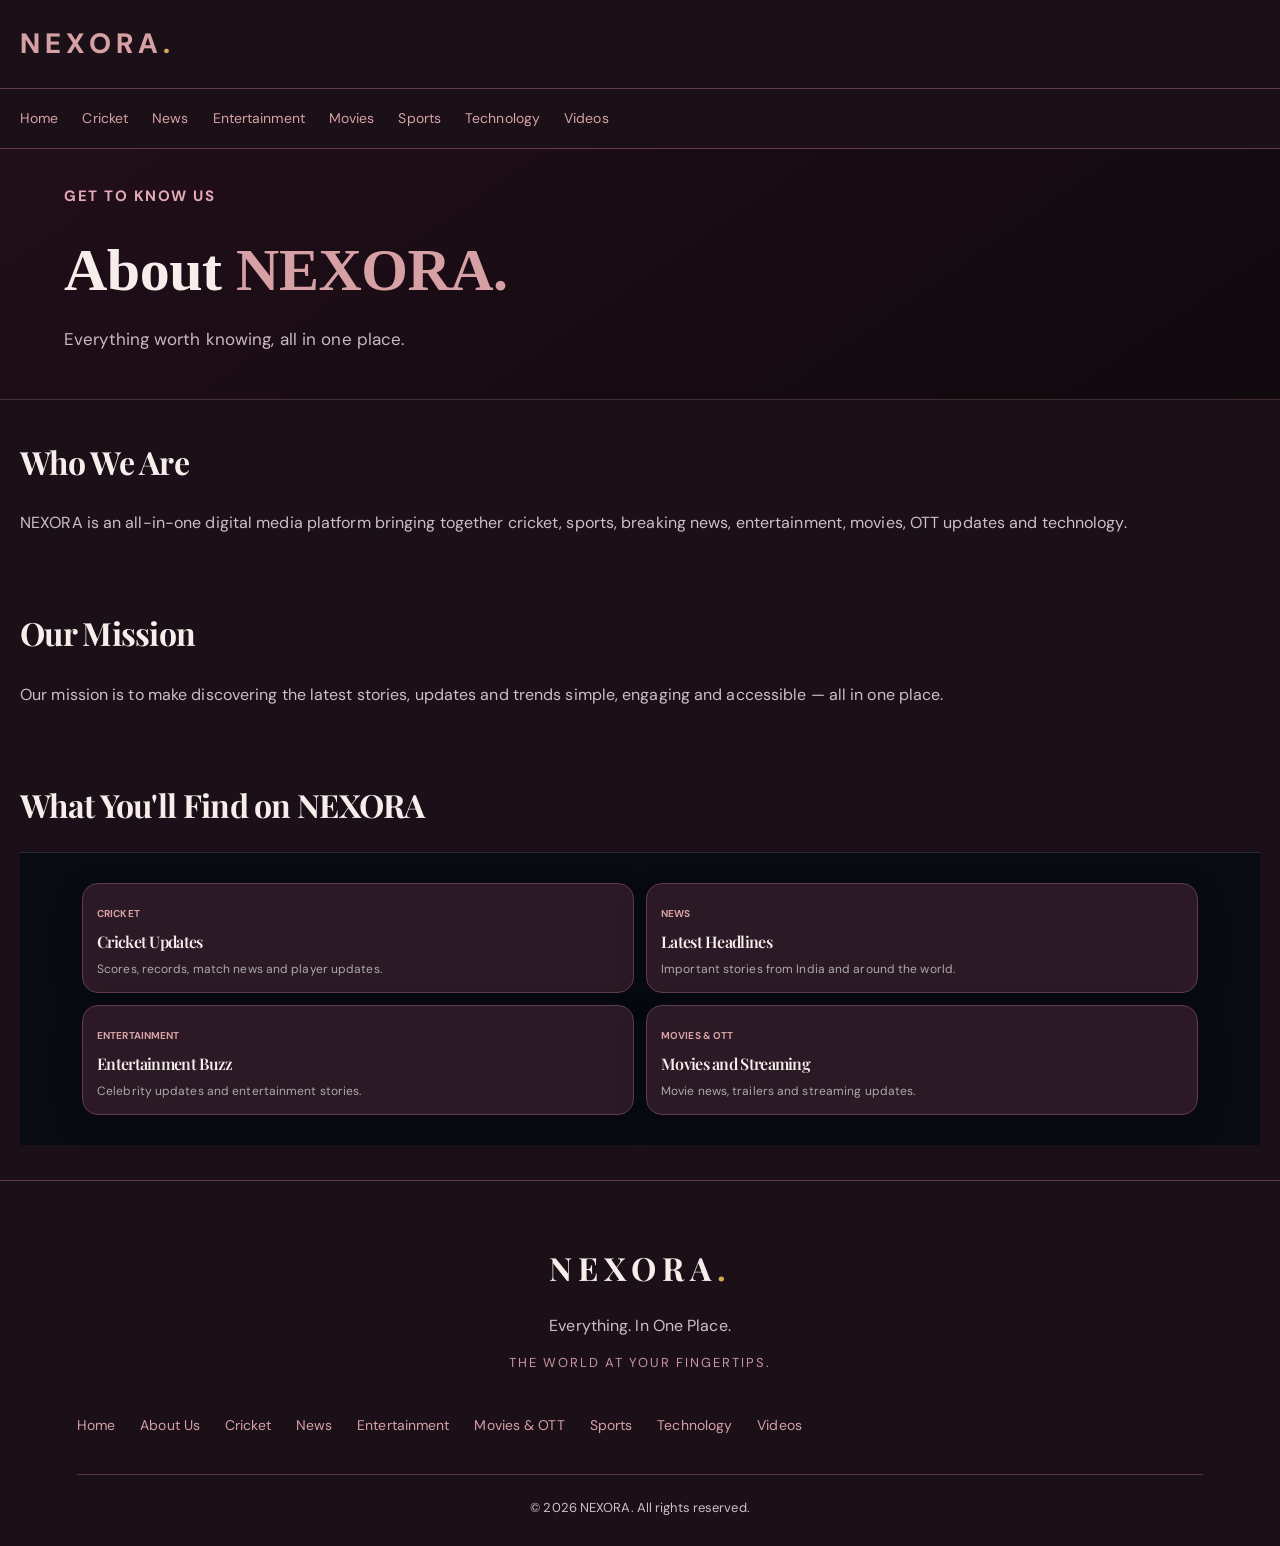
<file: about.html>
<!DOCTYPE html>
<html lang="en">
<head>
  <meta charset="UTF-8">
  <meta name="viewport" content="width=device-width, initial-scale=1.0">
  <title>About Us | NEXORA</title>
  <link rel="stylesheet" href="style.css">
</head>
<body>

<header>
  <div class="logo">NEXORA<span>.</span></div>
  <button id="menuBtn">☰</button>
</header>

<nav id="navbar">
  <a href="index.html">Home</a>
  <a href="cricket.html">Cricket</a>
  <a href="news.html">News</a>
  <a href="entertainment.html">Entertainment</a>
  <a href="movies.html">Movies</a>
  <a href="sports.html">Sports</a>
  <a href="technology.html">Technology</a>
  <a href="videos.html">Videos</a>
</nav>

<section class="hero">
  <p class="gold">GET TO KNOW US</p>
  <h1>About <span>NEXORA.</span></h1>
  <p>Everything worth knowing, all in one place.</p>
</section>

<section class="content">
  <h2>Who We Are</h2>
  <p>
    NEXORA is an all-in-one digital media platform bringing together
    cricket, sports, breaking news, entertainment, movies, OTT updates
    and technology.
  </p>
</section>

<section class="content">
  <h2>Our Mission</h2>
  <p>
    Our mission is to make discovering the latest stories, updates
    and trends simple, engaging and accessible — all in one place.
  </p>
</section>

<section class="content">
  <h2>What You'll Find on NEXORA</h2>
  <div class="explore-section">
    <div class="card">
      <span>CRICKET</span>
      <h3>Cricket Updates</h3>
      <p>Scores, records, match news and player updates.</p>
    </div>

    <div class="card">
      <span>NEWS</span>
      <h3>Latest Headlines</h3>
      <p>Important stories from India and around the world.</p>
    </div>

    <div class="card">
      <span>ENTERTAINMENT</span>
      <h3>Entertainment Buzz</h3>
      <p>Celebrity updates and entertainment stories.</p>
    </div>

    <div class="card">
      <span>MOVIES & OTT</span>
      <h3>Movies and Streaming</h3>
      <p>Movie news, trailers and streaming updates.</p>
    </div>
  </div>
</section>

<footer class="site-footer">
  <div class="footer-brand">
    <h2>NEXORA<span>.</span></h2>
    <p>Everything. In One Place.</p>
    <p class="footer-tagline">The world at your fingertips.</p>
  </div>

  <div class="footer-links">
    <a href="index.html">Home</a>
    <a href="about.html">About Us</a>
    <a href="cricket.html">Cricket</a>
    <a href="news.html">News</a>
    <a href="entertainment.html">Entertainment</a>
    <a href="movies.html">Movies & OTT</a>
    <a href="sports.html">Sports</a>
    <a href="technology.html">Technology</a>
    <a href="videos.html">Videos</a>
  </div>

  <div class="footer-bottom">
    <p>© 2026 NEXORA. All rights reserved.</p>
  </div>
</footer>

<script src="script.js"></script>
</body>
</html>
</file>
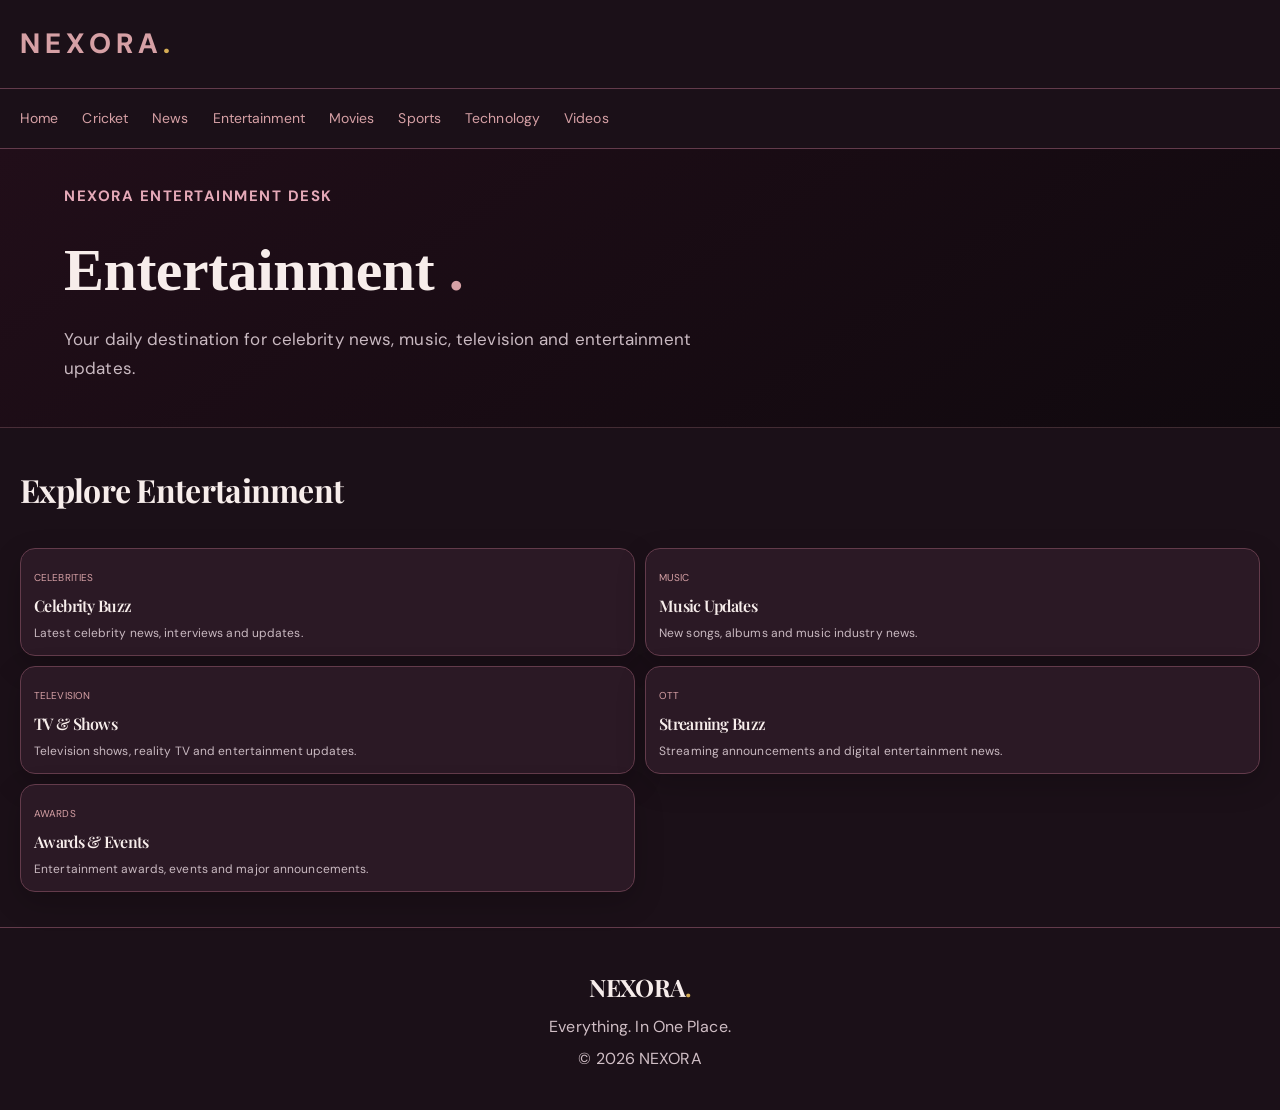
<file: entertainment.html>
<!DOCTYPE html>
<html lang="en">
<head>
  <meta charset="UTF-8">
  <meta name="viewport" content="width=device-width, initial-scale=1.0">
  <title>Entertainment | NEXORA</title>
  <link rel="stylesheet" href="style.css">
</head>
<body>

<header>
  <div class="logo">NEXORA<span>.</span></div>
  <button id="menuBtn">☰</button>
</header>

<nav id="navbar">
  <a href="index.html">Home</a>
  <a href="cricket.html">Cricket</a>
  <a href="news.html">News</a>
  <a href="entertainment.html">Entertainment</a>
  <a href="movies.html">Movies</a>
  <a href="sports.html">Sports</a>
  <a href="technology.html">Technology</a>
  <a href="videos.html">Videos</a>
</nav>

<section class="hero">
  <p class="gold">NEXORA ENTERTAINMENT DESK</p>
  <h1>Entertainment <span>.</span></h1>
  <p>Your daily destination for celebrity news, music, television and entertainment updates.</p>
</section>

<section class="content explore-grid">
  <h2>Explore Entertainment</h2>

  <div class="card">
    <span>CELEBRITIES</span>
    <h3>Celebrity Buzz</h3>
    <p>Latest celebrity news, interviews and updates.</p>
  </div>

  <div class="card">
    <span>MUSIC</span>
    <h3>Music Updates</h3>
    <p>New songs, albums and music industry news.</p>
  </div>

  <div class="card">
    <span>TELEVISION</span>
    <h3>TV & Shows</h3>
    <p>Television shows, reality TV and entertainment updates.</p>
  </div>

  <div class="card">
    <span>OTT</span>
    <h3>Streaming Buzz</h3>
    <p>Streaming announcements and digital entertainment news.</p>
  </div>

  <div class="card">
    <span>AWARDS</span>
    <h3>Awards & Events</h3>
    <p>Entertainment awards, events and major announcements.</p>
  </div>
</section>

<footer>
  <h2>NEXORA<span>.</span></h2>
  <p>Everything. In One Place.</p>
  <p>© 2026 NEXORA</p>
</footer>

<script src="script.js"></script>
</body>
</html>
</file>
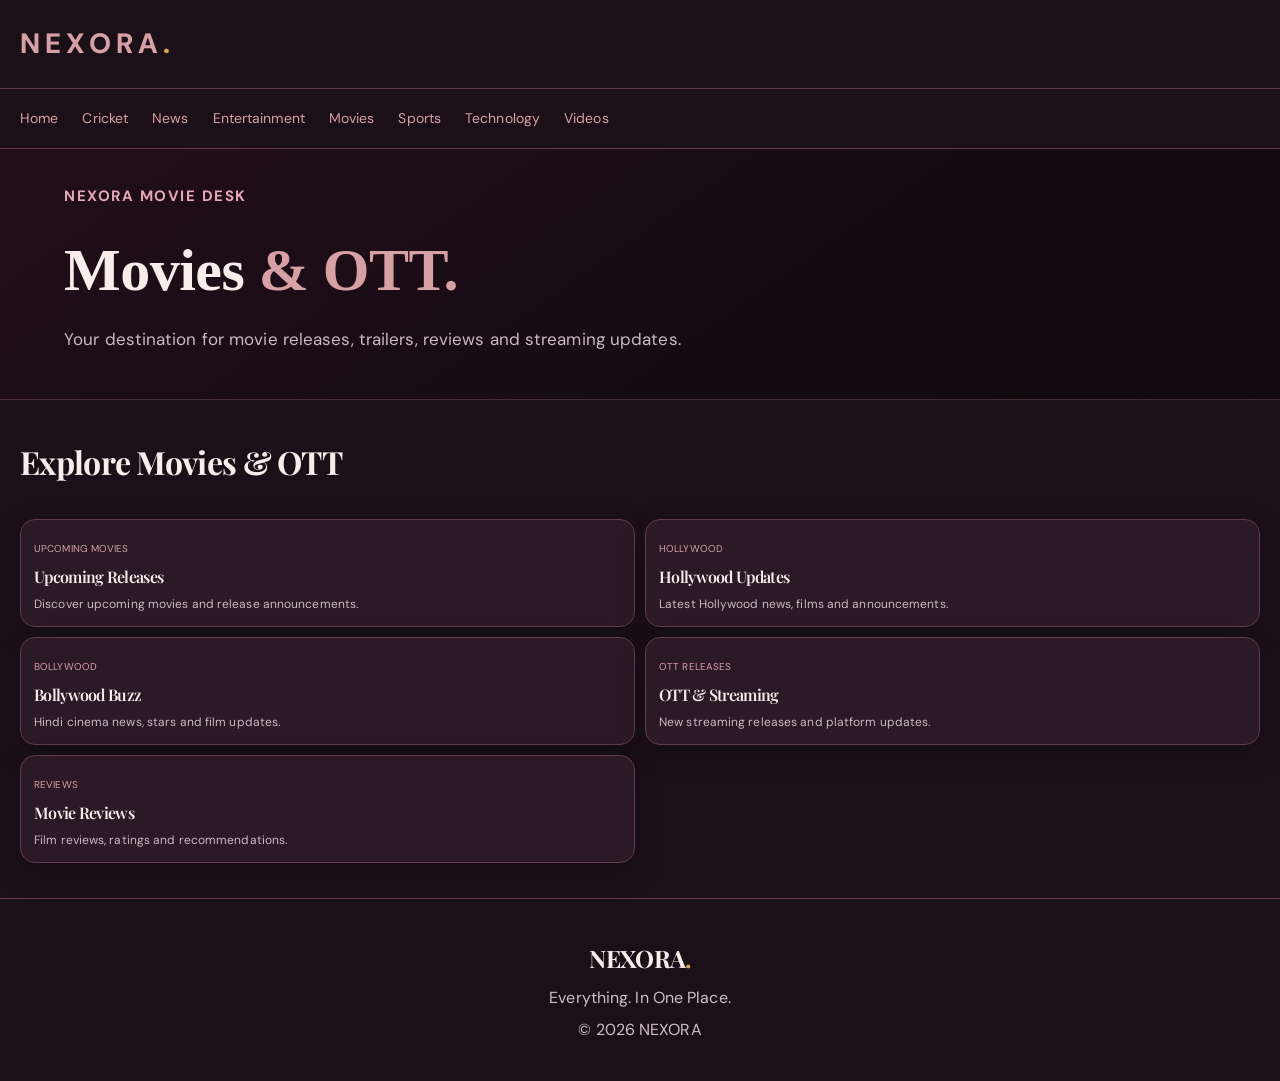
<file: movies.html>
<!DOCTYPE html>
<html lang="en">
<head>
  <meta charset="UTF-8">
  <meta name="viewport" content="width=device-width, initial-scale=1.0">
  <title>Movies & OTT | NEXORA</title>
  <link rel="stylesheet" href="style.css">
</head>
<body>

<header>
  <div class="logo">NEXORA<span>.</span></div>
  <button id="menuBtn">☰</button>
</header>

<nav id="navbar">
  <a href="index.html">Home</a>
  <a href="cricket.html">Cricket</a>
  <a href="news.html">News</a>
  <a href="entertainment.html">Entertainment</a>
  <a href="movies.html">Movies</a>
  <a href="sports.html">Sports</a>
  <a href="technology.html">Technology</a>
  <a href="videos.html">Videos</a>
</nav>

<section class="hero">
  <p class="gold">NEXORA MOVIE DESK</p>
  <h1>Movies <span>& OTT.</span></h1>
  <p>Your destination for movie releases, trailers, reviews and streaming updates.</p>
</section>

<section class="content explore-grid">
  <h2>Explore Movies & OTT</h2>

  <div class="card">
    <span>UPCOMING MOVIES</span>
    <h3>Upcoming Releases</h3>
    <p>Discover upcoming movies and release announcements.</p>
  </div>

  <div class="card">
    <span>HOLLYWOOD</span>
    <h3>Hollywood Updates</h3>
    <p>Latest Hollywood news, films and announcements.</p>
  </div>

  <div class="card">
    <span>BOLLYWOOD</span>
    <h3>Bollywood Buzz</h3>
    <p>Hindi cinema news, stars and film updates.</p>
  </div>

  <div class="card">
    <span>OTT RELEASES</span>
    <h3>OTT & Streaming</h3>
    <p>New streaming releases and platform updates.</p>
  </div>

  <div class="card">
    <span>REVIEWS</span>
    <h3>Movie Reviews</h3>
    <p>Film reviews, ratings and recommendations.</p>
  </div>
</section>

<footer>
  <h2>NEXORA<span>.</span></h2>
  <p>Everything. In One Place.</p>
  <p>© 2026 NEXORA</p>
</footer>

<script src="script.js"></script>
</body>
</html>
</file>
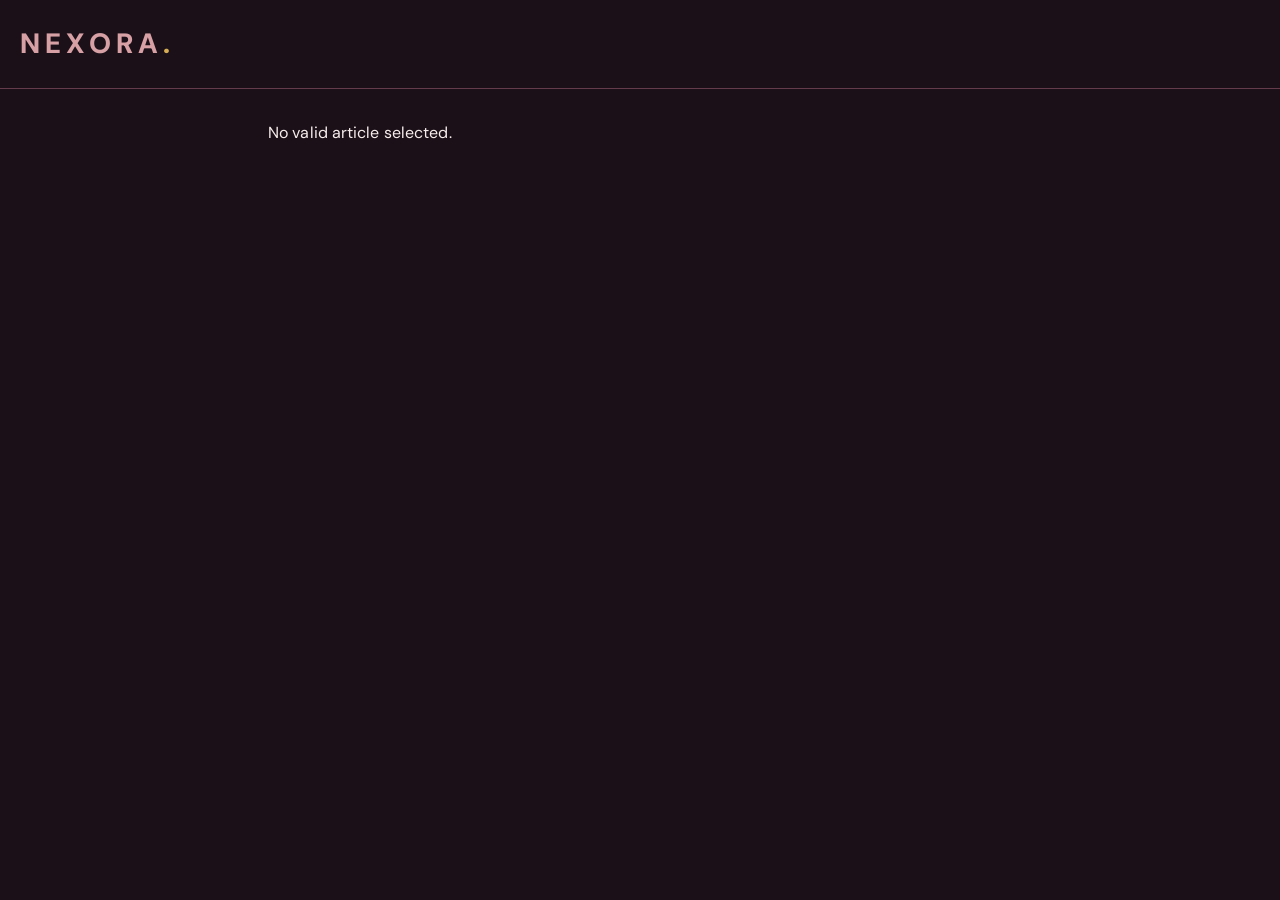
<file: news-article.html>
<!DOCTYPE html>
<html lang="en">
<head>
  <meta charset="UTF-8">
  <meta name="viewport" content="width=device-width, initial-scale=1.0">
  <title>NEXORA | News</title>
  <link rel="stylesheet" href="style.css">

  <style>
    body {
      color: #f7eeee;
    }

    .news-reader {
      max-width: 780px;
      margin: 30px auto 60px;
      padding: 0 18px;
    }

    .reader-top {
      display: flex;
      justify-content: space-between;
      align-items: center;
      margin-bottom: 25px;
    }

    .reader-back {
      color: #d6a0a5;
      text-decoration: none;
      font-size: 14px;
    }

    .reader-label {
      color: #d6a0a5;
      font-size: 12px;
      font-weight: 700;
      letter-spacing: 2px;
      text-transform: uppercase;
    }

    .reader-title {
      font-family: Georgia, serif;
      font-size: clamp(30px, 6vw, 46px);
      line-height: 1.18;
      margin: 16px 0;
      color: #fff1e8;
    }

    .reader-meta {
      color: #bdaab2;
      font-size: 13px;
      margin-bottom: 22px;
    }

    .reader-image-wrap {
      width: 100%;
      background: #10090e;
      border: 1px solid rgba(214,160,165,.18);
      border-radius: 16px;
      overflow: hidden;
      margin: 25px 0;
    }

    .reader-image {
      display: block;
      width: 100%;
      max-height: 430px;
      object-fit: contain;
    }

    .reader-content {
      color: #eadde2;
      font-size: 17px;
      line-height: 1.85;
      overflow-wrap: anywhere;
    }

    .reader-source-box {
      margin-top: 35px;
      padding: 20px;
      border: 1px solid rgba(214,160,165,.22);
      border-radius: 15px;
      background: rgba(214,160,165,.04);
    }

    .reader-source-box p {
      color: #c5a9b3;
      font-size: 14px;
      line-height: 1.6;
    }

    .reader-actions {
      display: flex;
      flex-wrap: wrap;
      gap: 12px;
      margin-top: 18px;
    }

    .reader-button {
      display: inline-block;
      padding: 11px 18px;
      border-radius: 30px;
      text-decoration: none;
      font-size: 14px;
      font-weight: 600;
    }

    .source-button {
      background: #d6a0a5;
      color: #160d12 !important;
    }

    .back-button {
      border: 1px solid rgba(214,160,165,.45);
      color: #e3b5bb;
    }

    .reader-loading {
      text-align: center;
      padding: 70px 15px;
      color: #d6a0a5;
    }

    @media(max-width:600px) {
      .news-reader {
        margin-top: 22px;
        padding: 0 16px;
      }

      .reader-title {
        font-size: 31px;
      }

      .reader-image {
        max-height: 300px;
      }

      .reader-content {
        font-size: 16px;
      }
    }
  </style>
</head>

<body>
  <header>
    <div class="logo">NEXORA<span>.</span></div>
  </header>

  <main class="news-reader" id="article">
    <div class="reader-loading">Loading article...</div>
  </main>

  <script>
    const SUPABASE_URL =
      "https://brqsolcojfxldrxfdnax.supabase.co";

    const SUPABASE_KEY =
      "sb_publishable_Se2OBOPmRlGVSIvMY-1W-w_tdJq3chD";

    function makeElement(tag, className, text) {
      const element = document.createElement(tag);
      if (className) element.className = className;
      if (text) element.textContent = text;
      return element;
    }

    function getCategory(source) {
      const value = (source || "").toLowerCase();

      if (value.includes("india")) return "India News";
      if (value.includes("business")) return "Business";
      if (value.includes("technology")) return "Technology";
      return "World News";
    }

    async function loadArticle() {
      const box = document.getElementById("article");
      const id = new URLSearchParams(
        window.location.search
      ).get("id");

      if (!id || !/^\d+$/.test(id)) {
        box.textContent = "No valid article selected.";
        return;
      }

      try {
        const response = await fetch(
          SUPABASE_URL +
          "/rest/v1/news_feed?id=eq." +
          encodeURIComponent(id) +
          "&select=*&limit=1",
          {
            headers: {
              apikey: SUPABASE_KEY
            }
          }
        );

        if (!response.ok) {
          throw new Error("Database error " + response.status);
        }

        const rows = await response.json();

        if (!rows.length) {
          box.textContent = "Article not found.";
          return;
        }

        const article = rows[0];
        box.replaceChildren();

        const top = makeElement("div", "reader-top");
        const backTop = makeElement(
          "a",
          "reader-back",
          "← Back to News"
        );
        backTop.href = "news.html";
        top.appendChild(backTop);
        top.appendChild(
          makeElement("span", "reader-label", "NEXORA NEWS")
        );
        box.appendChild(top);

        box.appendChild(
          makeElement(
            "div",
            "reader-label",
            getCategory(article.source_name)
          )
        );

        box.appendChild(
          makeElement("h1", "reader-title", article.title)
        );

        const date = article.published_at
          ? new Date(article.published_at).toLocaleString(
              "en-IN",
              {
                dateStyle: "long",
                timeStyle: "short"
              }
            )
          : "Date unavailable";

        box.appendChild(
          makeElement(
            "p",
            "reader-meta",
            (article.source_name || "NEXORA News") +
            " • " + date
          )
        );

        if (article.image_url) {
          const imageWrap = makeElement(
            "div",
            "reader-image-wrap"
          );

          const image = makeElement(
            "img",
            "reader-image"
          );

          image.src = article.image_url;
          image.alt = article.title || "News image";
          image.loading = "eager";
          image.onerror = () => imageWrap.remove();

          imageWrap.appendChild(image);
          box.appendChild(imageWrap);
        }

        const content = makeElement(
          "div",
          "reader-content"
        );

        const fullText =
  article.article_content || article.summary ||
  "No additional information is available.";

fullText
  .split(/\n\s*\n/)
  .map(p => p.trim())
  .filter(Boolean)
  .forEach(p => {
    content.appendChild(makeElement("p", "", p));
  });

box.appendChild(content);

        const sourceBox = makeElement(
          "section",
          "reader-source-box"
        );

        sourceBox.appendChild(
          makeElement("strong", "", "About this report")
        );

        sourceBox.appendChild(
          makeElement(
            "p",
            "",
            "This report is presented by NEXORA using available publisher information. Visit the original publisher for the complete report and further updates."
          )
        );

        const actions = makeElement(
          "div",
          "reader-actions"
        );

        const original = makeElement(
          "a",
          "reader-button source-button",
          "Visit Original Publisher ↗"
        );

        original.href = article.source_url;
        original.target = "_blank";
        original.rel = "noopener noreferrer";

        const back = makeElement(
          "a",
          "reader-button back-button",
          "More News"
        );

        back.href = "news.html";

        actions.appendChild(original);
        actions.appendChild(back);
        sourceBox.appendChild(actions);
        box.appendChild(sourceBox);

      } catch (error) {
        console.error(error);
        box.textContent =
          "Unable to load this article. Please refresh and try again.";
      }
    }

    loadArticle();
  </script>
</body>
</html>
</file>
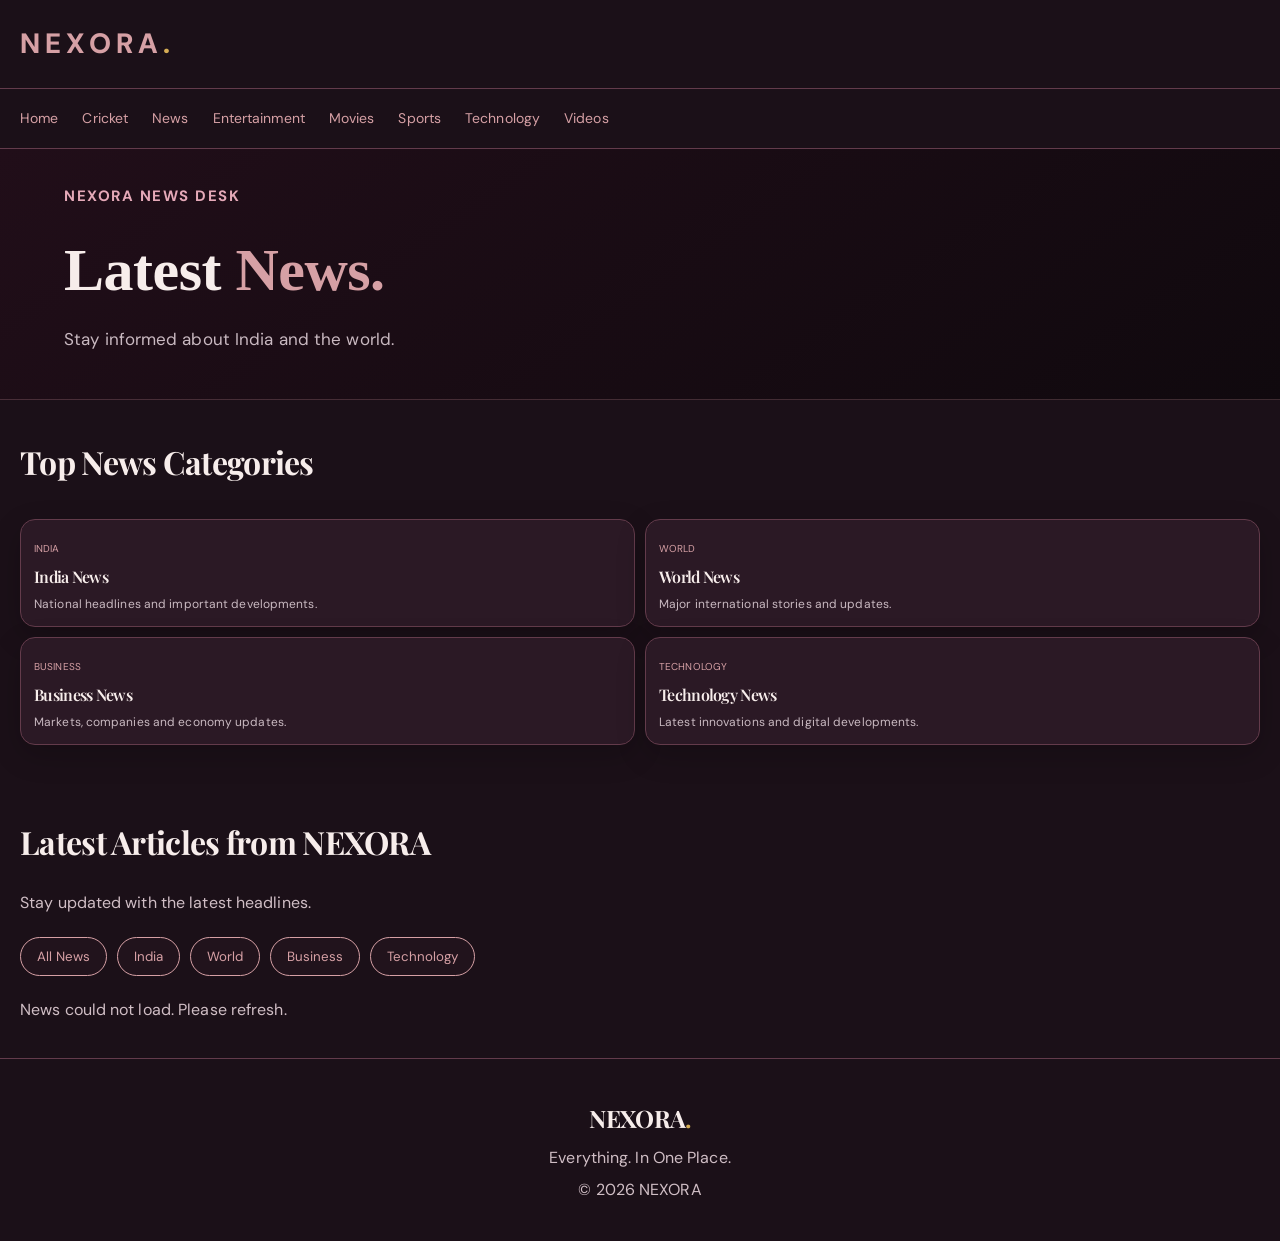
<file: news.html>
<!DOCTYPE html>
<html lang="en">
<head>
  <meta charset="UTF-8">
  <meta name="viewport" content="width=device-width, initial-scale=1.0">
  <title>Latest News | NEXORA</title>
  <link rel="stylesheet" href="style.css">
</head>
<body>

<header>
  <div class="logo">NEXORA<span>.</span></div>
  <button id="menuBtn">☰</button>
</header>

<nav id="navbar">
  <a href="index.html">Home</a>
  <a href="cricket.html">Cricket</a>
  <a href="news.html">News</a>
  <a href="entertainment.html">Entertainment</a>
  <a href="movies.html">Movies</a>
  <a href="sports.html">Sports</a>
  <a href="technology.html">Technology</a>
  <a href="videos.html">Videos</a>
</nav>

<section class="hero">
  <p class="gold">NEXORA NEWS DESK</p>
  <h1>Latest <span>News.</span></h1>
  <p>Stay informed about India and the world.</p>
</section>

<section class="content explore-grid">
  <h2>Top News Categories</h2>

  <div class="card category-card" data-category="india" role="button" tabindex="0">
    <span>INDIA</span>
    <h3>India News</h3>
    <p>National headlines and important developments.</p>
  </div>

<div class="card category-card" data-category="world" role="button" tabindex="0">
    <span>WORLD</span>
    <h3>World News</h3>
    <p>Major international stories and updates.</p>
  </div>

  <div class="card category-card" data-category="business" role="button" tabindex="0">
    <span>BUSINESS</span>
    <h3>Business News</h3>
    <p>Markets, companies and economy updates.</p>
  </div>

<div class="card category-card" data-category="technology" role="button" tabindex="0">
    <span>TECHNOLOGY</span>
    <h3>Technology News</h3>
    <p>Latest innovations and digital developments.</p>
  </div>
</section>

<section class="content" id="latest-news">
  <h2>Latest Articles from NEXORA</h2>
  <p>Stay updated with the latest headlines.</p>

  <div id="newsFilters">
  <button data-filter="all">All News</button>
  <button data-filter="india">India</button>
  <button data-filter="world">World</button>
  <button data-filter="business">Business</button>
  <button data-filter="technology">Technology</button>
</div>

<p id="newsStatus">Loading news...</p>
<div id="liveNewsArticles"></div>
</section>
  
<footer>
  <h2>NEXORA<span>.</span></h2>
  <p>Everything. In One Place.</p>
  <p>© 2026 NEXORA</p>
</footer>
<style>
#newsFilters {
  display:flex;
  flex-wrap:wrap;
  gap:10px;
  margin:20px 0;
}
#newsFilters button {
  padding:10px 16px;
  border-radius:25px;
  border:1px solid #684253;
  background:#21131c;
  color:#d6a0a5;
}
#newsFilters button.active {
  background:#d6a0a5;
  color:#160d13;
}
#liveNewsArticles {
  display:grid;
  grid-template-columns:repeat(auto-fit,minmax(250px,1fr));
  gap:18px;
}
#liveNewsArticles .news-card { margin:0; }
#liveNewsArticles img {
  width:100%;
  height:190px;
  object-fit:cover;
  border-radius:12px;
}
</style>

<script>
(() => {
  const url = "https://brqsolcojfxldrxfdnax.supabase.co";
  const key = "sb_publishable_Se2OBOPmRlGVSIvMY-1W-w_tdJq3chD";
  const container = document.getElementById("liveNewsArticles");
  const status = document.getElementById("newsStatus");
  const buttons = document.querySelectorAll("#newsFilters button");

  let articles = [];
  let filter = "all";

  function category(article) {
  const source = (article.source_name || "").toLowerCase();
  const text = ((article.title || "") + " " + (article.summary || "")).toLowerCase();

  if (source.includes("business") ||
      /\b(business|company|companies|stock market|share price|earnings|economy|inflation|investor|banking|startup|ceo|revenue|profit)\b/.test(text)) return "business";

  if (source.includes("technology") ||
      /\b(technology|tech|artificial intelligence|ai|smartphone|iphone|android|cybersecurity|software|chipmaker|semiconductor|robotics)\b/.test(text)) return "technology";

  if (source.includes("india") ||
      /\b(india|indian|new delhi|mumbai|kolkata|chennai|bengaluru|bangalore|hyderabad|ahmedabad|gujarat|maharashtra|uttar pradesh|rajasthan|bihar|kerala|tamil nadu|karnataka|modi government|lok sabha|rajya sabha|rupee)\b/.test(text)) return "india";

  return "world";
}

  function render() {
    container.replaceChildren();

    const results = filter === "all"
      ? articles
      : articles.filter(a => category(a) === filter)
    if (!results.length) {
      status.textContent = "No articles found in this category yet.";
      return;
    }

    status.textContent = results.length + " articles available";

    results.forEach(a => {
      const card = document.createElement("article");
      card.className = "card news-card";

      if (a.image_url) {
        const img = document.createElement("img");
        img.src = a.image_url;
        img.alt = a.title;
        img.loading = "lazy";
        img.onerror = () => img.remove();
        card.appendChild(img);
      }

      const source = document.createElement("span");
      source.textContent = a.source_name || "NEXORA NEWS";
      card.appendChild(source);

      const heading = document.createElement("h3");
      heading.textContent = a.title;
      card.appendChild(heading);

      const summary = document.createElement("p");
      summary.textContent = a.summary || "";
      card.appendChild(summary);

      card.setAttribute("role", "link");
      card.setAttribute("tabindex", "0");
      card.style.cursor = "pointer";

      function openArticle() {
        window.location.href = "news-article.html?id=" + encodeURIComponent(a.id);
      }

      card.addEventListener("click", openArticle);
      card.addEventListener("keydown", event => {
        if (event.key === "Enter" || event.key === " ") {
          event.preventDefault();
          openArticle();
        }
      });

      container.appendChild(card);
    });
  }

  buttons.forEach(button => {
    button.addEventListener("click", () => {
      filter = button.dataset.filter;
      buttons.forEach(b => b.classList.toggle("active", b === button));
      render();
    });
  });
  document.querySelectorAll(".category-card").forEach(card => {
    function selectCategory() {
      filter = card.dataset.category;
      buttons.forEach(b =>
        b.classList.toggle("active", b.dataset.filter === filter)
      );
      render();
      document.getElementById("latest-news").scrollIntoView({
        behavior: "smooth"
      });
    }

    card.addEventListener("click", selectCategory);
    card.addEventListener("keydown", event => {
      if (event.key === "Enter" || event.key === " ") {
        event.preventDefault();
        selectCategory();
      }
    });
  });
  async function loadNews() {
    try {
      const response = await fetch(
        url + "/rest/v1/news_feed?select=*&order=published_at.desc&limit=60",
        { headers: { apikey: key } }
      );

      if (!response.ok) throw new Error("Supabase error: " + response.status);

      articles = await response.json();
      buttons[0].classList.add("active");
      render();
    } catch (error) {
      console.error(error);
      status.textContent = "News could not load. Please refresh.";
    }
  }

  loadNews();
})();
  </script>
<script src="script.js"></script>
</body>
</html>
</file>
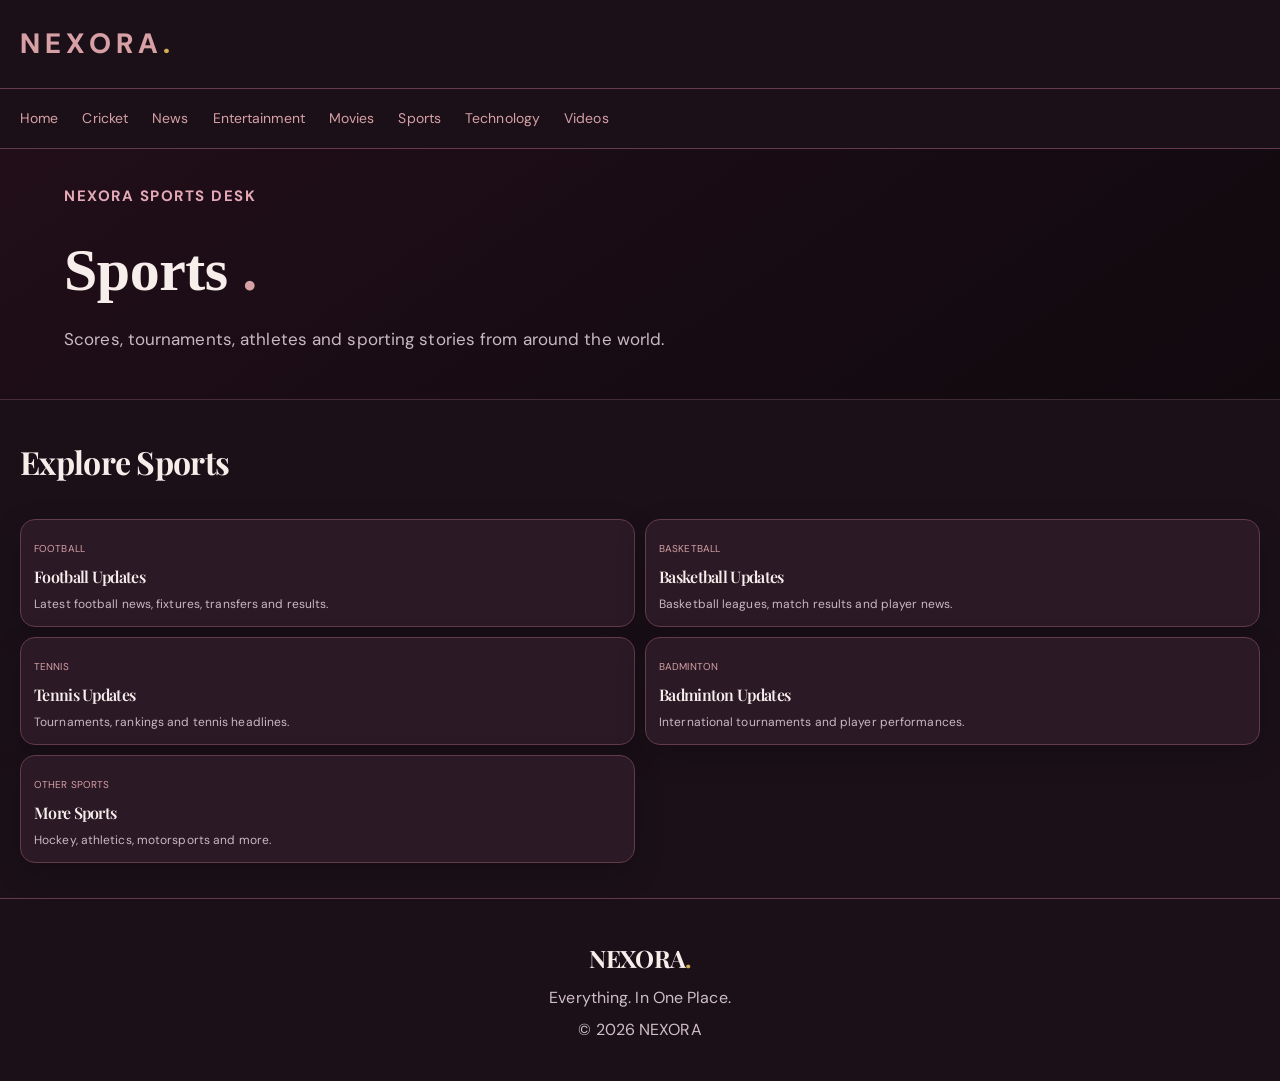
<file: sports.html>
<!DOCTYPE html>
<html lang="en">
<head>
  <meta charset="UTF-8">
  <meta name="viewport" content="width=device-width, initial-scale=1.0">
  <title>Sports | NEXORA</title>
  <link rel="stylesheet" href="style.css">
</head>
<body>

<header>
  <div class="logo">NEXORA<span>.</span></div>
  <button id="menuBtn">☰</button>
</header>

<nav id="navbar">
  <a href="index.html">Home</a>
  <a href="cricket.html">Cricket</a>
  <a href="news.html">News</a>
  <a href="entertainment.html">Entertainment</a>
  <a href="movies.html">Movies</a>
  <a href="sports.html">Sports</a>
  <a href="technology.html">Technology</a>
  <a href="videos.html">Videos</a>
</nav>

<section class="hero">
  <p class="gold">NEXORA SPORTS DESK</p>
  <h1>Sports <span>.</span></h1>
  <p>Scores, tournaments, athletes and sporting stories from around the world.</p>
</section>

<section class="content explore-grid">
  <h2>Explore Sports</h2>

  <div class="card">
    <span>FOOTBALL</span>
    <h3>Football Updates</h3>
    <p>Latest football news, fixtures, transfers and results.</p>
  </div>

  <div class="card">
    <span>BASKETBALL</span>
    <h3>Basketball Updates</h3>
    <p>Basketball leagues, match results and player news.</p>
  </div>

  <div class="card">
    <span>TENNIS</span>
    <h3>Tennis Updates</h3>
    <p>Tournaments, rankings and tennis headlines.</p>
  </div>

  <div class="card">
    <span>BADMINTON</span>
    <h3>Badminton Updates</h3>
    <p>International tournaments and player performances.</p>
  </div>

  <div class="card">
    <span>OTHER SPORTS</span>
    <h3>More Sports</h3>
    <p>Hockey, athletics, motorsports and more.</p>
  </div>
</section>

<footer>
  <h2>NEXORA<span>.</span></h2>
  <p>Everything. In One Place.</p>
  <p>© 2026 NEXORA</p>
</footer>

<script src="script.js"></script>
</body>
</html>
</file>
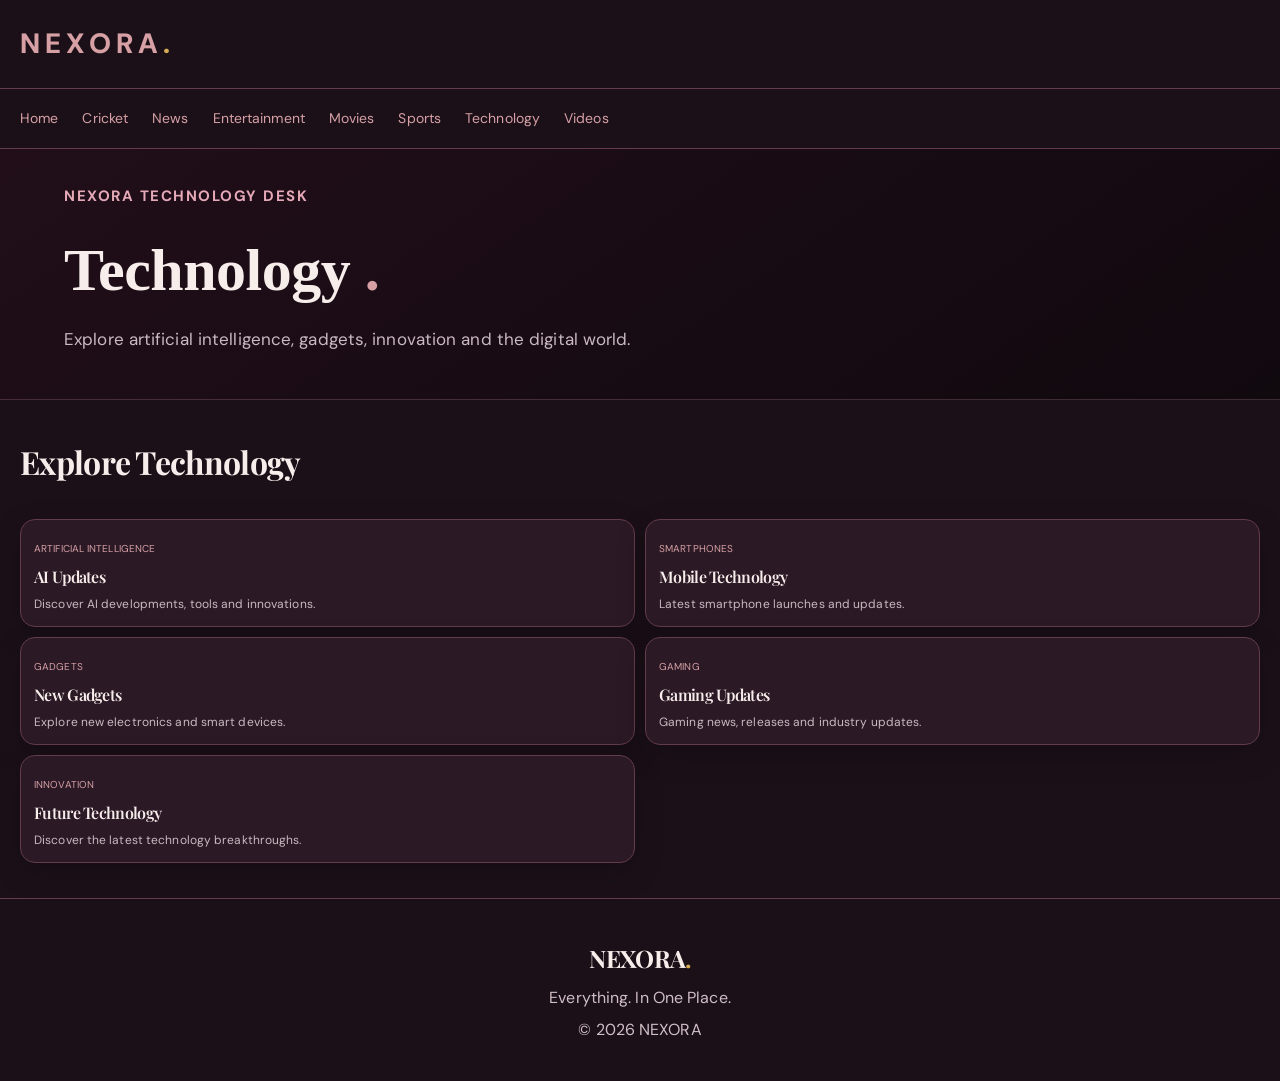
<file: technology.html>
<!DOCTYPE html>
<html lang="en">
<head>
  <meta charset="UTF-8">
  <meta name="viewport" content="width=device-width, initial-scale=1.0">
  <title>Technology | NEXORA</title>
  <link rel="stylesheet" href="style.css">
</head>
<body>

<header>
  <div class="logo">NEXORA<span>.</span></div>
  <button id="menuBtn">☰</button>
</header>

<nav id="navbar">
  <a href="index.html">Home</a>
  <a href="cricket.html">Cricket</a>
  <a href="news.html">News</a>
  <a href="entertainment.html">Entertainment</a>
  <a href="movies.html">Movies</a>
  <a href="sports.html">Sports</a>
  <a href="technology.html">Technology</a>
  <a href="videos.html">Videos</a>
</nav>

<section class="hero">
  <p class="gold">NEXORA TECHNOLOGY DESK</p>
  <h1>Technology <span>.</span></h1>
  <p>Explore artificial intelligence, gadgets, innovation and the digital world.</p>
</section>

<section class="content explore-grid">
  <h2>Explore Technology</h2>

  <div class="card">
    <span>ARTIFICIAL INTELLIGENCE</span>
    <h3>AI Updates</h3>
    <p>Discover AI developments, tools and innovations.</p>
  </div>

  <div class="card">
    <span>SMARTPHONES</span>
    <h3>Mobile Technology</h3>
    <p>Latest smartphone launches and updates.</p>
  </div>

  <div class="card">
    <span>GADGETS</span>
    <h3>New Gadgets</h3>
    <p>Explore new electronics and smart devices.</p>
  </div>

  <div class="card">
    <span>GAMING</span>
    <h3>Gaming Updates</h3>
    <p>Gaming news, releases and industry updates.</p>
  </div>

  <div class="card">
    <span>INNOVATION</span>
    <h3>Future Technology</h3>
    <p>Discover the latest technology breakthroughs.</p>
  </div>
</section>

<footer>
  <h2>NEXORA<span>.</span></h2>
  <p>Everything. In One Place.</p>
  <p>© 2026 NEXORA</p>
</footer>

<script src="script.js"></script>
</body>
</html>
</file>
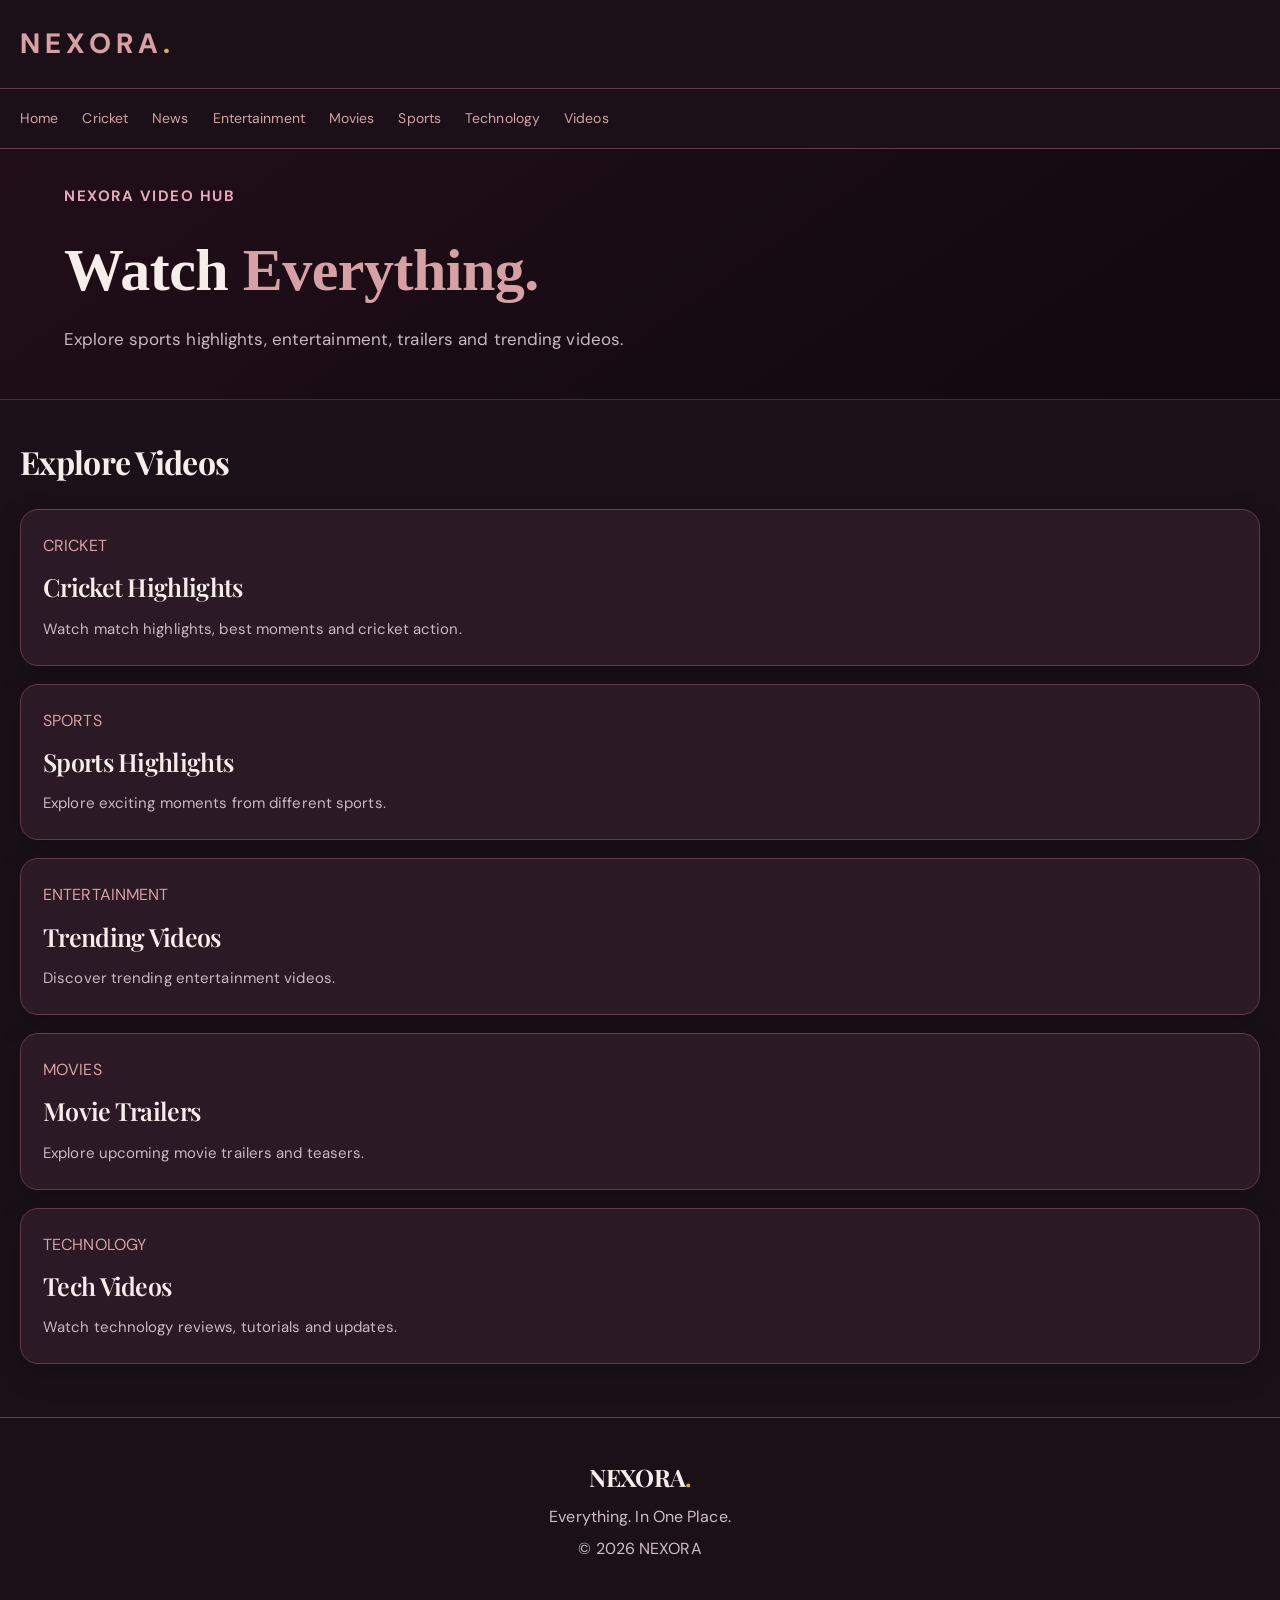
<file: videos.html>
<!DOCTYPE html>
<html lang="en">
<head>
  <meta charset="UTF-8">
  <meta name="viewport" content="width=device-width, initial-scale=1.0">
  <title>Videos | NEXORA</title>
  <link rel="stylesheet" href="style.css">
</head>
<body>

<header>
  <div class="logo">NEXORA<span>.</span></div>
  <button id="menuBtn">☰</button>
</header>

<nav id="navbar">
  <a href="index.html">Home</a>
  <a href="cricket.html">Cricket</a>
  <a href="news.html">News</a>
  <a href="entertainment.html">Entertainment</a>
  <a href="movies.html">Movies</a>
  <a href="sports.html">Sports</a>
  <a href="technology.html">Technology</a>
  <a href="videos.html">Videos</a>
</nav>

<section class="hero">
  <p class="gold">NEXORA VIDEO HUB</p>
  <h1>Watch <span>Everything.</span></h1>
  <p>Explore sports highlights, entertainment, trailers and trending videos.</p>
</section>

<section class="content">
  <h2>Explore Videos</h2>

  <div class="card">
    <span>CRICKET</span>
    <h3>Cricket Highlights</h3>
    <p>Watch match highlights, best moments and cricket action.</p>
  </div>

  <div class="card">
    <span>SPORTS</span>
    <h3>Sports Highlights</h3>
    <p>Explore exciting moments from different sports.</p>
  </div>

  <div class="card">
    <span>ENTERTAINMENT</span>
    <h3>Trending Videos</h3>
    <p>Discover trending entertainment videos.</p>
  </div>

  <div class="card">
    <span>MOVIES</span>
    <h3>Movie Trailers</h3>
    <p>Explore upcoming movie trailers and teasers.</p>
  </div>

  <div class="card">
    <span>TECHNOLOGY</span>
    <h3>Tech Videos</h3>
    <p>Watch technology reviews, tutorials and updates.</p>
  </div>
</section>

<footer>
  <h2>NEXORA<span>.</span></h2>
  <p>Everything. In One Place.</p>
  <p>© 2026 NEXORA</p>
</footer>

<script src="script.js"></script>
</body>
</html>
</file>
<file: style.css>
@import url('https://fonts.googleapis.com/css2?family=DM+Sans:wght@400;500;600;700&family=Playfair+Display:wght@500;600;700;800&display=swap');

* {
  margin: 0;
  padding: 0;
  box-sizing: border-box;
}

body {
  background: #080808;
  color: #ffffff;
  font-family: Arial, sans-serif;
}

header {
  display: flex;
  justify-content: space-between;
  align-items: center;
  padding: 20px;
  border-bottom: 1px solid #333;
}

.logo {
  font-size: 28px;
  font-weight: bold;
  letter-spacing: 2px;
}

.logo span, footer span {
  color: #D6AD55;
}

#menuBtn {
  display: none;
  background: none;
  border: none;
  color: #D6AD55;
  font-size: 25px;
}

nav {
  display: flex;
  gap: 24px;
  padding: 18px 20px;
  overflow-x: auto;
  border-bottom: 1px solid #333;
}

nav a {
  color: #ccc;
  text-decoration: none;
  white-space: nowrap;
  font-size: 14px;
}

nav a:hover {
  color: #D6AD55;
}

.hero {
  padding: 65px 20px;
  background: linear-gradient(120deg, #241b09, #080808);
}

.gold, 
/* NEXORA Clean Premium Search */

.hero > input[type="search"] {
  display: block !important;
  width: 100% !important;
  max-width: 650px !important;
  height: 64px !important;
  box-sizing: border-box !important;
  margin: 28px 0 0 !important;
  padding: 0 22px !important;
  background: #21131c !important;
  color: #ffffff !important;
  border: 1px solid #9b687d !important;
  border-radius: 14px !important;
  font-size: 16px !important;
  outline: none !important;
  box-shadow: 0 8px 25px rgba(0,0,0,0.2) !important;
}

.hero > input[type="search"]:focus {
  border-color: #d6ad55 !important;
  box-shadow: 0 0 0 3px rgba(214,173,85,0.15) !important;
}

.hero > input[type="search"]::placeholder {
  color: #c4aeb8 !important;
  opacity: 1;
}
.card span {
  color: #D6AD55;
}

.hero h1 {
  font-size: 45px;
  margin: 18px 0;
}

.hero h1 
/* NEXORA Premium Search Bar */

.search-box {
  display: flex;
  align-items: center;
  width: 100%;
  max-width: 650px;
  box-sizing: border-box;
  margin-top: 30px;
  padding: 0 20px;
  min-height: 66px;
  background: linear-gradient(135deg, #291722, #1b1018);
  border: 1px solid #bd8297;
  border-radius: 16px;
  box-shadow: 0 8px 25px rgba(0,0,0,0.25);
  transition: 0.3s ease;
}

.search-box:focus-within {
  border-color: #d6ad55;
  box-shadow: 0 0 18px rgba(214,173,85,0.18);
}

.search-icon {
  color: #d6ad55;
  font-size: 30px;
  margin-right: 14px;
}

.search-box input {
  flex: 1;
  min-width: 0;
  width: 100%;
  height: 60px;
  border: none !important;
  outline: none !important;
  background: transparent !important;
  color: #ffffff !important;
  font-size: 16px !important;
  padding: 0 !important;
  margin: 0 !important;
  box-shadow: none !important;
}

.search-box input::placeholder {
  color: #bdaab4;
  opacity: 1;
}
span {
  color: #D6AD55;
}

.hero p {
  color: #aaa;
  line-height: 1.7;
}

.he
/* NEXORA — PREMIUM BREAKING NEWS CARD */

.breaking-section {
  background: #1B1018 !important;
}

.breaking-card {
  background: linear-gradient(145deg, #35202D, #24151F) !important;
  border: 1px solid #805568 !important;
  border-left: 5px solid #D6A0A5 !important;
  border-radius: 20px !important;
  padding: 28px !important;
  box-shadow: 0 12px 35px rgba(0,0,0,0.25) !important;
}

.breaking-label {
  display: inline-block;
  background: #633B4B !important;
  color: #F7EDEB !important;
  border: 1px solid #D6A0A5;
  border-radius: 6px;
  padding: 9px 16px;
  font-weight: 700;
  letter-spacing: 1.5px;
}

.breaking-card h3 {
  color: #F7EDEB !important;
  font-family: 'Playfair Display', serif !important;
  font-size: 25px;
  margin-top: 25px;
}

.breaking-card p {
  color: #D0BEC5 !important;
  line-height: 1.8;
}

.breaking-card .read-more {
  color: #D6A0A5 !important;
  font-weight: 700;
}
ro input {
  width: 100%;
  max-width: 500px;
  padding: 15px;
  margin-top: 22px;
  border: 1px solid #80652e;
  border-radius: 8px;
  background: #191919;
  color: white;
}

.content {
  padding: 35px 20px;
}

.content h2 {
  margin-bottom: 20px;
}

.card {
  background: #171717;
  border: 1px solid #333;
  border-radius: 10px;
  padding: 22px;
  margin-bottom: 18px;
}

.card h3 {
  margin: 12px 0;
}

.card p {
  color: #aaa;
  line-height: 1.6;
}

footer {
  padding: 35px 20px;
  border-top: 1px solid #333;
  text-align: center;
  color: #999;
  line-height: 2;
}

@media(max-width: 600px) {
  #menuBtn {
    display: block;
  }

  nav {
    display: none;
    flex-direction: column;
  }

  nav.show {
    display: flex;
  }
}

/* NEXORA BLUE CARDS */
a.card,
a.card:visited {
  display: block;
  width: 100%;
  box-sizing: border-box;
  color: #ffffff;
  text-decoration: none;
  background: #101827;
  padding: 22px;
  margin-bottom: 18px;
  border: 1px solid #2457A7;
  border-radius: 12px;
}

a.card h3 {
  color: #4D9FFF;
  margin: 12px 0;
}

a.card p {
  color: #aaaaaa;
  line-height: 1.6;
}

a.card span {
  color: #4D9FFF;
}

a.card:hover {
  border-color: #4D9FFF;
}

/* FEATURED CRICKET IMAGE */
.article-image {
  width: 100%;
  height: 220px;
  object-fit: cover;
  display: block;
  border-radius: 10px;
  margin-bottom: 18px;
}
.read-more {
  display: inline-block;
  color: #4D9FFF;
  text-decoration: none;
  font-weight: bold;
  margin-top: 8px;
}

.read-more:hover {
  color: #80BBFF;
}

/* NEXORA CRICKET NEWS TICKER */

.news-ticker {
  display: flex;
  align-items: center;
  background: #101827;
  border-top: 1px solid #2457A7;
  border-bottom: 1px solid #2457A7;
  height: 48px;
  overflow: hidden;
}

.ticker-label {
  background: #2457A7;
  color: white;
  padding: 14px 16px;
  font-size: 13px;
  font-weight: bold;
  z-index: 2;
}

.ticker-content {
  flex: 1;
  overflow: hidden;
  white-space: nowrap;
}

.ticker-text {
  display: inline-block;
  padding-left: 100%;
  color: #4D9FFF;
  font-size: 14px;
  animation: nexoraTicker 22s linear infinite;
}

@keyframes nexoraTicker {
  from {
    transform: translateX(0);
  }
  to {
    transform: translateX(-100%);
  }
}

/* NEXORA BREAKING NEWS */

.breaking-card {
  background: #101827;
  border: 1px solid #2457A7;
  border-left: 5px solid #E50914;
  border-radius: 12px;
  padding: 24px;
  margin-top: 20px;
}

.breaking-label {
  display: inline-block;
  background: #E50914;
  color: #ffffff;
  padding: 7px 12px;
  border-radius: 4px;
  font-size: 12px;
  font-weight: bold;
}

.breaking-card h3 {
  color: #ffffff;
  margin: 16px 0 10px;
}

.breaking-card p {
  color: #aaaaaa;
  line-height: 1.6;
}

/* CRICKET NEWS SECTION */

.news-card {
  background: #111827;
  border: 1px solid #2457A7;
  border-radius: 14px;
  padding: 20px;
  margin: 20px 0;
}

.news-card img {
  width: 100%;
  height: 210px;
  object-fit: cover;
  border-radius: 10px;
  margin-bottom: 16px;
}

.news-card span {
  color: #4D9FFF;
  font-size: 13px;
}

.news-card h3 {
  color: #ffffff;
  margin: 12px 0;
}

.news-card p {
  color: #aaaaaa;
  line-height: 1.6;
}

/* EXPLORE NEXORA CATEGORY TILES */

.explore-section {
  background: #080B12;
  border-top: 1px solid #252B38;
  padding-top: 45px;
}

.explore-section h2 {
  color: #ffffff;
  margin-bottom: 25px;
}

.explore-section .card {
  display: inline-block;
  width: calc(50% - 14px);
  min-height: 145px;
  vertical-align: top;
  box-sizing: border-box;
  background: linear-gradient(145deg, #111827, #080D18);
  border: 1px solid #2457A7;
  border-radius: 14px;
  padding: 18px;
  margin: 6px 5px;
  text-decoration: none;
}

.explore-section .card span {
  color: #4D9FFF;
  font-size: 12px;
  font-weight: bold;
}

.explore-section .card h3 {
  color: #ffffff;
  font-size: 17px;
  margin: 12px 0;
}

.explore-section .card p {
  color: #aaaaaa;
  font-size: 13px;
  line-height: 1.5;
}

@media (max-width: 400px) {
  .explore-section .card {
    width: 100%;
    margin: 8px 0;
  }
}

/* TWO-COLUMN EXPLORE LAYOUT */

.explore-section {
  display: grid;
  grid-template-columns: repeat(2, minmax(0, 1fr));
  gap: 12px;
}

.explore-section h2 {
  grid-column: 1 / -1;
}

.explore-section .card {
  width: auto;
  min-width: 0;
  margin: 0;
}

/* IMPROVE EXPLORE TEXT READABILITY */

.explore-section .card span {
  font-size: 13px;
  line-height: 1.5;
}

.explore-section .card h3 {
  font-size: 18px;
  line-height: 1.4;
  margin: 12px 0;
}

.explore-section .card p {
  font-size: 14px;
  line-height: 1.6;
}


/* NEXORA Premium Article Cover */
#image:not([hidden]) {
  display: block;
  width: 100%;
  height: 420px;
  object-fit: cover;
  object-position: center;
  border-radius: 18px;
  margin: 30px 0;
  box-shadow: 0 12px 35px rgba(0, 0, 0, 0.35);
}

#image[hidden] {
  display: none;
}

@media (max-width: 600px) {
  #image:not([hidden]) {
    height: 240px;
    border-radius: 14px;
    margin: 22px 0;
  }
}

/* NEXORA — ROYAL BURGUNDY & ROSE GOLD */

:root {
  --background: #1B1018;
  --panel: #2B1925;
  --accent: #D6A0A5;
  --border: #633B4B;
  --text: #F7EDEB;
  --muted: #D0BEC5;
}

body {
  background: var(--background) !important;
  color: var(--text) !important;
}

header, footer, nav {
  background: var(--background) !important;
  border-color: var(--border) !important;
}

.logo, header button, .gold {
  color: var(--accent) !important;
}

.card, .news-card, .featured-article,
.article-content-box, .panel {
  background: var(--panel) !important;
  border: 1px solid var(--border) !important;
  border-radius: 18px !important;
  color: var(--text) !important;
}

h1, h2, h3 {
  color: var(--text) !important;
}

p {
  color: var(--muted);
}

a, nav a:hover, .back-button {
  color: var(--accent) !important;
}

button, .back-button {
  border-color: var(--accent) !important;
}

footer p {
  color: var(--muted) !important;
}
.card span,
.news-card span {
  color: #D6A0A5 !important;
}

.card a,
.news-card a {
  color: #D6A0A5 !important;
}

/* NEXORA — LUXURY EDITORIAL TYPOGRAPHY */

body {
  font-family: 'DM Sans', sans-serif !important;
  letter-spacing: 0.1px;
  line-height: 1.7;
}

h1, h2, h3,
.hero h1,
.logo {
  font-family: 'Playfair Display', serif !important;
  letter-spacing: -0.5px;
}

.logo {
  font-family: 'DM Sans', sans-serif !important;
  font-weight: 700;
  letter-spacing: 5px;
}

.hero h1 {
  font-size: clamp(38px, 8vw, 64px);
  line-height: 1.12;
  font-weight: 700;
}

.content h2 {
  font-family: 'Playfair Display', serif !important;
  font-size: 32px;
}

.card h3,
.news-card h3 {
  font-family: 'Playfair Display', serif !important;
  font-size: 25px;
  line-height: 1.3;
  font-weight: 600;
}

.card p,
.news-card p {
  font-size: 15px;
  line-height: 1.8;
}

.card,
.news-card {
  padding: 22px !important;
  transition: transform 0.25s ease;
}

.card:active,
.news-card:active {
  transform: scale(0.98);
}

/* NEXORA — FINAL LUXURY POLISH */

.hero {
  background: linear-gradient(
    135deg,
    #24131F,
    #130B11
  ) !important;
}

.card,
.news-card,
.featured-article,
.panel {
  background: #2B1925 !important;
  border: 1px solid #633B4B !important;
}

.breaking,
.breaking-badge,
.badge-breaking {
  background: #633044 !important;
  color: #F7EDEB !important;
  border-color: #D6A0A5 !important;
}

button,
input {
  font-family: 'DM Sans', sans-serif;
}

input {
  background: #241720 !important;
  color: #F7EDEB !important;
  border: 1px solid #8A596B !important;
}

input::placeholder {
  color: #B9A5AE !important;
}

.gold {
  color: #D6A0A5 !important;
}

/* NEXORA — LIVE BREAKING NEWS */

.breaking-label {
  display: inline-flex !important;
  align-items: center;
  gap: 10px;
  background: #D71920 !important;
  color: #FFFFFF !important;
  border: none !important;
  border-radius: 5px !important;
  padding: 12px 18px !important;
  font-family: 'DM Sans', sans-serif !important;
  font-size: 14px !important;
  font-weight: 800 !important;
  letter-spacing: 1.5px;
  box-shadow: 0 4px 16px rgba(215,25,32,0.3);
}

.breaking-label::before {
  content: "";
  width: 9px;
  height: 9px;
  background: #FFFFFF;
  border-radius: 50%;
  animation: breakingPulse 1s infinite;
}

@keyframes breakingPulse {
  0%, 100% { opacity: 1; }
  50% { opacity: 0.3; }
}

.breaking-card {
  border-left: 6px solid #D71920 !important;
}

.breaking-card h3 {
  font-size: 27px !important;
}

/* NEXORA — PREMIUM SEARCH BAR */

.hero input[type="search"] {
  display: block !important;
  width: 100% !important;
  max-width: 100% !important;
  height: 62px !important;
  box-sizing: border-box !important;
  padding: 0 22px !important;
  margin-top: 28px !important;
  background: #241720 !important;
  color: #FFFFFF !important;
  border: 1px solid #A87587 !important;
  border-radius: 12px !important;
  outline: none !important;
  font-family: 'DM Sans', sans-serif !important;
  font-size: 17px !important;
  box-shadow: 0 8px 25px rgba(0,0,0,0.2);
}

.hero input[type="search"]:focus {
  border-color: #D6A0A5 !important;
  box-shadow: 0 0 0 3px rgba(214,160,165,0.15);
}

.hero input[type="search"]::placeholder {
  color: #B9A5AE !important;
  opacity: 1;
}

/* =================================
   NEXORA PREMIUM DESIGN UPGRADE
================================= */

/* Premium typography */
body {
  font-family: "DM Sans", Arial, sans-serif;
  background: #10090e;
  color: #f7edf0;
}

h1, h2, h3 {
  font-family: Georgia, "Times New Roman", serif;
  letter-spacing: -0.7px;
  color: #fff5f2;
}

/* Premium burgundy background */
header {
  background: #1b0d16;
  border-bottom: 1px solid #563344;
}

.logo {
  color: #e9aebd;
  letter-spacing: 5px;
  font-weight: 800;
}

.logo span {
  color: #d6ad55;
}

/* Hero section */
.hero {
  background: linear-gradient(135deg, #210d19, #10090e 85%);
  padding: 85px 25px;
}

.hero .gold {
  color: #e9aebd;
  letter-spacing: 1.5px;
  font-weight: 600;
}

.hero h1 {
  font-size: clamp(42px, 9vw, 68px);
  line-height: 1.08;
}

.hero h1 span {
  color: #d6ad55;
}

/* Premium search bar */
.hero input[type="search"],
.hero input[type="text"] {
  display: block;
  width: 100%;
  max-width: 650px;
  box-sizing: border-box;
  margin-top: 30px;
  padding: 20px 22px;
  border: 1px solid #d99bab;
  border-radius: 16px;
  background: #24141e;
  color: #ffffff;
  font-size: 17px;
  outline: none;
  box-shadow: 0 8px 25px rgba(0,0,0,0.25);
}

.hero input::placeholder {
  color: #c4aeb8;
}

.hero input:focus {
  border-color: #d6ad55;
  box-shadow: 0 0 0 3px rgba(214,173,85,0.15);
}

/* Breaking news section */
.breaking-section {
  background: #170b13;
  padding-top: 55px;
  padding-bottom: 65px;
}

.breaking-section h2 {
  font-size: 38px;
  margin-bottom: 30px;
}

.breaking-card {
  position: relative;
  overflow: hidden;
  background: linear-gradient(135deg, #321724, #1b0d16);
  border: 1px solid #805064;
  border-left: 8px solid #ed1025;
  border-radius: 25px;
  padding: 35px 28px;
  box-shadow: 0 15px 40px rgba(0,0,0,0.3);
}

.breaking-label {
  display: inline-block;
  background: #ed1025;
  color: white;
  padding: 14px 20px;
  border-radius: 8px;
  font-weight: 800;
  letter-spacing: 1.5px;
  box-shadow: 0 5px 20px rgba(237,16,37,0.3);
}

.breaking-card h3 {
  font-size: 29px;
  line-height: 1.3;
  margin-top: 28px;
}

.breaking-card p {
  color: #d0bdc6;
  font-size: 17px;
  line-height: 1.8;
}

.breaking-card .read-more,
.breaking-card a {
  color: #f0a6b5;
  font-weight: 700;
  text-decoration: none;
}

/* Premium article cards */
.news-card,
.card {
  background: #20121c;
  border: 1px solid #654052;
  border-radius: 20px;
  color: #f7edf0;
  box-shadow: 0 10px 30px rgba(0,0,0,0.2);
}

.news-card h3,
.card h3 {
  color: #fff5f2;
}

.news-card p,
.card p {
  color: #c9b9c1;
}

/* Mobile adjustments */
@media (max-width: 600px) {
  .hero {
    padding: 65px 20px;
  }

  .hero h1 {
    font-size: 43px;
  }

  .breaking-section h2 {
    font-size: 32px;
  }

  .breaking-card {
    padding: 28px 22px;
  }

  .breaking-card h3 {
    font-size: 26px;
  }
}

/* NEXORA Search Bar Alignment Fix */

.hero .search-box {
  display: flex !important;
  flex-direction: row !important;
  align-items: center !important;
  gap: 12px;
  width: 100%;
  box-sizing: border-box;
  padding: 0 18px !important;
  min-height: 66px;
}

.hero .search-icon {
  display: inline-flex !important;
  flex-shrink: 0;
  align-items: center;
  justify-content: center;
  margin: 0 !important;
  font-size: 25px;
}

.hero .search-box input {
  display: block !important;
  flex: 1 !important;
  min-width: 0 !important;
  width: 0 !important;
  height: 60px !important;
  padding: 0 !important;
  margin: 0 !important;
  box-sizing: border-box;
  font-size: 15px !important;
  text-overflow: ellipsis;
}

/* NEXORA — HOMEPAGE LAYOUT CORRECTION */

/* Restore clean hero layout */
.hero {
  min-height: auto !important;
  height: auto !important;
  padding: 65px 22px 55px !important;
  display: block !important;
  text-align: left !important;
  background: linear-gradient(145deg, #210e19, #10090e) !important;
}

/* Tagline must not look like an input box */
.hero > p.gold {
  display: block !important;
  width: auto !important;
  max-width: none !important;
  padding: 0 !important;
  margin: 0 0 28px !important;
  border: none !important;
  border-radius: 0 !important;
  background: transparent !important;
  color: #e5a9b8 !important;
  font-size: 15px !important;
  letter-spacing: 1.5px !important;
}

/* Main headline */
.hero h1 {
  margin: 0 0 22px !important;
  font-family: Georgia, serif !important;
  font-size: clamp(42px, 9vw, 60px) !important;
  line-height: 1.08 !important;
}

/* Hero description */
.hero > p:not(.gold) {
  margin: 0 0 25px !important;
  color: #c9b9c1 !important;
  font-size: 17px !important;
  line-height: 1.7 !important;
}

/* Search bar */
.hero > input[type="search"] {
  display: block !important;
  width: 100% !important;
  max-width: 100% !important;
  height: 60px !important;
  margin: 0 !important;
  padding: 0 18px !important;
  box-sizing: border-box !important;
  background: #24151e !important;
  border: 1px solid #93677a !important;
  border-radius: 13px !important;
  color: white !important;
  font-size: 16px !important;
}

/* Bring Breaking News closer */
.breaking-section {
  padding-top: 35px !important;
  margin-top: 0 !important;
}
/* Remove unwanted tagline box */
.hero > p.gold {
  background: transparent !important;
  box-shadow: none !important;
  border: none !important;
  outline: none !important;
  min-height: 0 !important;
  height: auto !important;
  filter: none !important;
  padding: 0 !important;
  margin-bottom: 28px !important;
}

.hero > p.gold::before,
.hero > p.gold::after {
  display: none !important;
  content: none !important;
}
/* NEXORA - Spacing Fix */
.hero {
  padding-top: 55px !important;
  padding-bottom: 35px !important;
  min-height: auto !important;
}

.breaking-section {
  padding-top: 40px !important;
}
/* NEXORA - Final Spacing Adjustment */
.hero {
  margin: 0 !important;
  padding: 35px 5% 20px !important;
  min-height: 0 !important;
  height: auto !important;
}

.hero .gold {
  margin-top: 0 !important;
}

.breaking-section {
  margin-top: 0 !important;
  padding-top: 25px !important;
}
/* NEXORA TWO-COLUMN CATEGORY GRID */
.content.explore-grid {
  display: grid;
  grid-template-columns: repeat(2, minmax(0, 1fr));
  gap: 18px;
  align-items: stretch;
}

.content.explore-grid h2 {
  grid-column: 1 / -1;
}

.content.explore-grid .card {
  margin: 0;
  min-width: 0;
}

@media (max-width: 480px) {
  .content.explore-grid {
    grid-template-columns: repeat(2, minmax(0, 1fr));
    gap: 12px;
  }
}
/* COMPACT NEXORA CATEGORY CARDS */
.content.explore-grid {
  gap: 10px !important;
align-items: stretch !important;
}

.content.explore-grid .card {
  padding: 13px !important;
  min-height: 0 !important;
height: 100% !important;
box-sizing: border-box !important;
  border-radius: 15px !important;
}

.content.explore-grid .card span {
  font-size: 10px !important;
  margin-bottom: 7px !important;
}

.content.explore-grid .card h3 {
  font-size: 16px !important;
  line-height: 1.3 !important;
  margin: 7px 0 !important;
}

.content.explore-grid .card p {
  font-size: 12px !important;
  line-height: 1.5 !important;
  margin: 0 !important;
}
/* HOMEPAGE - COMPACT EXPLORE CARDS */
.explore-section {
  gap: 12px !important;
  padding: 30px 5% !important;
}

.explore-section h2 {
  grid-column: 1 / -1;
  margin-bottom: 8px !important;
}

.explore-section .card {
  padding: 14px !important;
  min-height: 0 !important;
  height: auto !important;
  border-radius: 16px !important;
}

.explore-section .card span {
  font-size: 10px !important;
  margin-bottom: 7px !important;
}

.explore-section .card h3 {
  font-size: 16px !important;
  line-height: 1.3 !important;
  margin: 7px 0 !important;
}

.explore-section .card p {
  font-size: 12px !important;
  line-height: 1.5 !important;
  margin: 0 !important;
}

@media (max-width: 480px) {
  .explore-section {
    grid-template-columns: repeat(2, minmax(0, 1fr)) !important;
  }
}
/* NEXORA — Breaking News refinement */

.breaking-section {
  padding-top: 35px !important;
  padding-bottom: 40px !important;
}

.breaking-section h2 {
  font-size: clamp(28px, 6vw, 38px) !important;
  margin-bottom: 20px !important;
}

.breaking-card {
  padding: 24px !important;
  border-radius: 18px !important;
}

.breaking-card h3 {
  font-size: 24px !important;
  line-height: 1.3 !important;
  margin: 20px 0 12px !important;
}

.breaking-card p {
  font-size: 14px !important;
  line-height: 1.7 !important;
}
/* Make the entire Breaking News card clickable */
a.breaking-card {
  display: block !important;
  width: 100% !important;
  box-sizing: border-box !important;
  color: inherit !important;
  text-decoration: none !important;
  padding: 24px !important;
  border-radius: 18px !important;
}

a.breaking-card h3,
a.breaking-card p {
  color: inherit;
  text-decoration: none !important;
}

a.breaking-card:hover {
  text-decoration: none !important;
}
/* Clickable cricket feature card */
a.news-card {
  display: block !important;
  width: 100% !important;
  box-sizing: border-box !important;
  overflow: hidden !important;
  color: inherit !important;
  text-decoration: none !important;
  border-radius: 18px !important;
}

a.news-card,
a.news-card * {
  text-decoration: none !important;
}

a.news-card img {
  display: block !important;
  width: 100% !important;
  max-width: 100% !important;
  height: auto;
  object-fit: cover;
}
/* NEXORA PREMIUM FOOTER */
.site-footer {
  background: #10090E;
  border-top: 1px solid #563344;
  padding: 55px 6% 25px;
  margin-top: 0;
}

.footer-brand h2 {
  color: #D6A0A5;
  font-size: 32px;
  letter-spacing: 6px;
  margin-bottom: 10px;
}

.footer-brand h2 span {
  color: #D6A94F;
}

.footer-brand p {
  color: #E9DDE1;
  margin: 8px 0;
}

.footer-tagline {
  color: #C995A3 !important;
  font-size: 13px;
  letter-spacing: 2px;
  text-transform: uppercase;
}

.footer-links {
  display: flex;
  flex-wrap: wrap;
  gap: 18px 25px;
  margin: 35px 0;
}

.footer-links a {
  color: #D6A0A5;
  text-decoration: none;
  font-size: 14px;
}

.footer-links a:hover {
  color: #FFFFFF;
}

.footer-bottom {
  border-top: 1px solid #563344;
  padding-top: 20px;
  color: #A99AA1;
  font-size: 13px;
}


/* NEXORA PREMIUM HERO UPGRADE */

.hero {
    position: relative;
    padding: 90px 20px 85px;
    text-align: center;
    background:
        radial-gradient(ellipse at 50% 0%, rgba(214, 160, 165, 0.16), transparent 65%),
        linear-gradient(145deg, #1c1019, #080808 85%);
    border-bottom: 1px solid rgba(214, 160, 165, 0.22);
}

.hero .gold {
    color: #e5b2b8;
    font-size: 13px;
    font-weight: 700;
    letter-spacing: 4px;
    margin-bottom: 22px;
}

.hero h1 {
    font-family: Georgia, serif;
    font-size: clamp(38px, 7vw, 68px);
    line-height: 1.12;
    color: #fff0e9;
    margin: 18px 0;
}

.hero h1 span {
    color: #d6a0a5;
}

.hero > p:not(.gold) {
    max-width: 650px;
    margin: 0 auto;
    color: #c8b9bd;
    font-size: 16px;
    line-height: 1.8;
}

@media (max-width: 600px) {
    .hero {
        padding: 65px 18px;
    }

    .hero .gold {
        font-size: 11px;
        letter-spacing: 3px;
    }

    .hero h1 {
        font-size: 39px;
    }
}


@media (max-width: 600px) {
  .site-footer {
    padding: 40px 6% 22px;
  }

  .footer-links {
    gap: 16px 20px;
  }
}


/* NEXORA BREAKING NEWS — RED ALERT STYLE */

.breaking-label {
    background: #d71920 !important;
    color: #ffffff !important;
    border: 1px solid #ff4545 !important;
    border-radius: 5px;
    padding: 9px 16px;
    font-size: 12px;
    font-weight: 800;
    letter-spacing: 2px;
}

.breaking-card h3 {
    color: #fff1e9;
    font-family: Georgia, serif;
    font-size: 27px;
    line-height: 1.35;
    margin: 24px 0 14px;
}

.breaking-card p {
    color: #c8b9bd;
    font-size: 15px;
    line-height: 1.8;
}

.breaking-card {
    transition: transform 0.25s ease, border-color 0.25s ease;
}

.breaking-card:hover {
    transform: translateY(-4px);
    border-left-color: #ff4545 !important;
}


/* NEXORA Premium Cricket Button */
.cricket-feature-section .read-more {
  display: inline-block;
  margin-top: 24px;
  padding: 14px 24px;
  border: 1px solid #d6a0a5;
  border-radius: 30px;
  color: #e3b5bb;
  background: transparent;
  text-decoration: none;
  font-size: 15px;
  font-weight: 600;
  transition: all 0.3s ease;
}

.cricket-feature-section .read-more:hover {
  background: #d6a0a5;
  color: #160d12;
}

/* NEXORA Latest Articles Heading */
#liveArticles h2 {
  font-family: Georgia, serif;
  font-size: clamp(27px, 5vw, 38px);
  line-height: 1.2;
  letter-spacing: -0.7px;
  margin: 38px 0 26px;
  color: #fff0e9;
}

@media (max-width: 600px) {
  #liveArticles h2 {
    font-size: 26px;
    line-height: 1.25;
    margin: 32px 0 24px;
  }
}

/* NEXORA Article Headline Styling */
#liveArticles .news-card h3 {
    font-size: 23px;
    line-height: 1.35;
}
</file>
